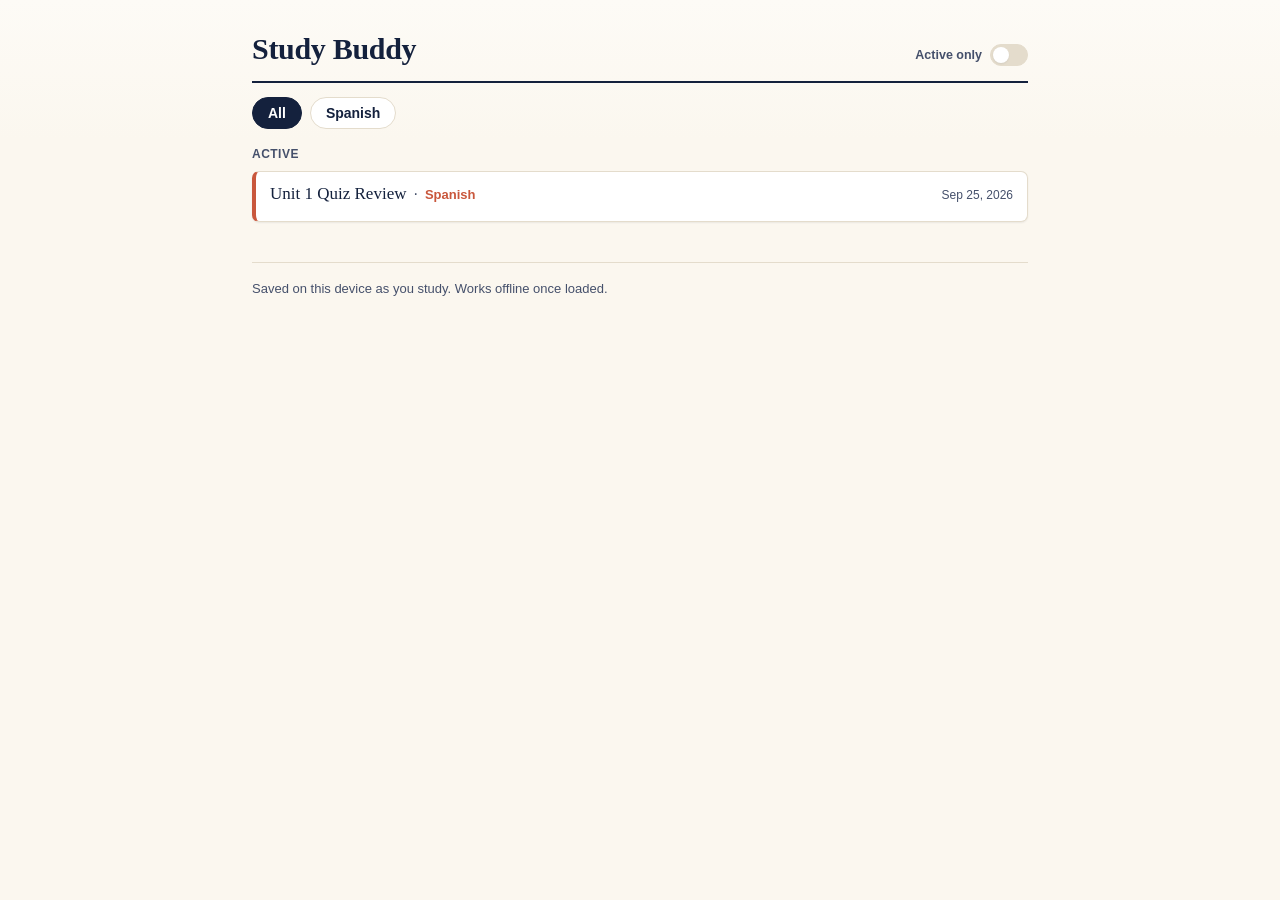
<file: index.html>
<!DOCTYPE html>
<html lang="en">
<head>
<meta charset="utf-8">
<meta name="viewport" content="width=device-width, initial-scale=1">
<title>Study Buddy</title>
<link rel="stylesheet" href="assets/site.css">
</head>
<body>
  <main class="wrap" id="app"></main>
  <script src="tools.js"></script>
  <script src="assets/render.js"></script>
  <script>renderHome();</script>
</body>
</html>
</file>
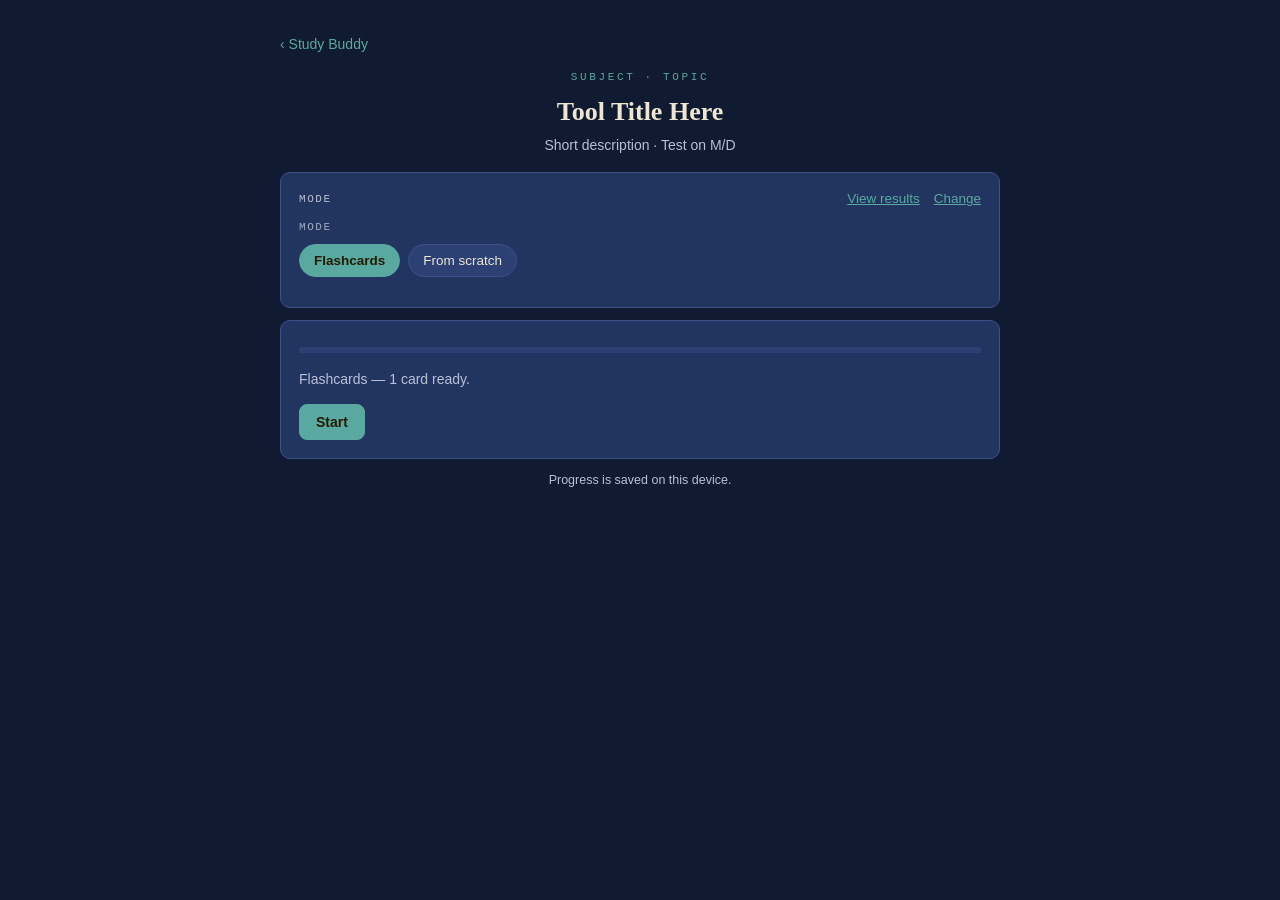
<file: _template/tool.html>
<!DOCTYPE html>
<html lang="en">
<head>
<meta charset="utf-8">
<meta name="viewport" content="width=device-width, initial-scale=1">
<title>New Study Tool</title>
<!-- Engine styles (shared across all tools) -->
<link rel="stylesheet" href="../../assets/study.css">
</head>
<body>
  <main class="page" id="app"></main>

  <!-- Engine (shared across all tools) -->
  <script src="../../assets/study-engine.js"></script>

  <!--
    ============================================================
    FILL THIS IN FOR EACH NEW TOOL
    ============================================================
    - title / subtitle / eyebrow : shown at the top
    - accent   : the subject color (Spanish #d98a2b, Science #5aa9a0, ...)
    - storageKey : UNIQUE per tool (used to save progress/history). Never reuse.
    - modes    : any of "flash", "write", "mc", "match" — see STANDARD.md §1.
                 (Science tools MUST include "flash" and "write".)
    - sections : one or more; each has an id, a name, and cards.
                 Each card: { q, a }  (+ optional  orig, changed )
                   q       : the question / prompt
                   a       : the CORRECT answer (use corrected facts — STANDARD §6)
                   orig    : the student's ORIGINAL wording (only if we changed it)
                   changed : true  (only if we corrected it — STANDARD §4)

    Path & registration (STANDARD §9):
    - Save this file as  tools/<subject>/<name>.html
    - Fix the two "../../" paths above if your folder depth differs (it won't for
      tools/<subject>/<name>.html — leave as-is).
    - Add an entry to tools.js.
    ============================================================
  -->
  <script>
    StudyEngine.mount({
      title: "Tool Title Here",
      subtitle: "Short description · Test on M/D",
      eyebrow: "Subject · Topic",
      accent: "#5aa9a0",
      storageKey: "science-example",   // <-- make this unique per tool
      modes: ["flash", "write"],       // Science default; add "mc" if it fits

      sections: [
        {
          id: "section1",
          name: "First Section",
          cards: [
            { q: "First question?", a: "The correct answer." },
            // Example of a corrected item:
            // { q: "…?", a: "Corrected answer.", orig: "Her original answer.", changed: true },
          ]
        }
        // Add more sections as needed. If there is more than one section,
        // an "Everything" option is added automatically.
      ]
    });
  </script>
</body>
</html>
</file>
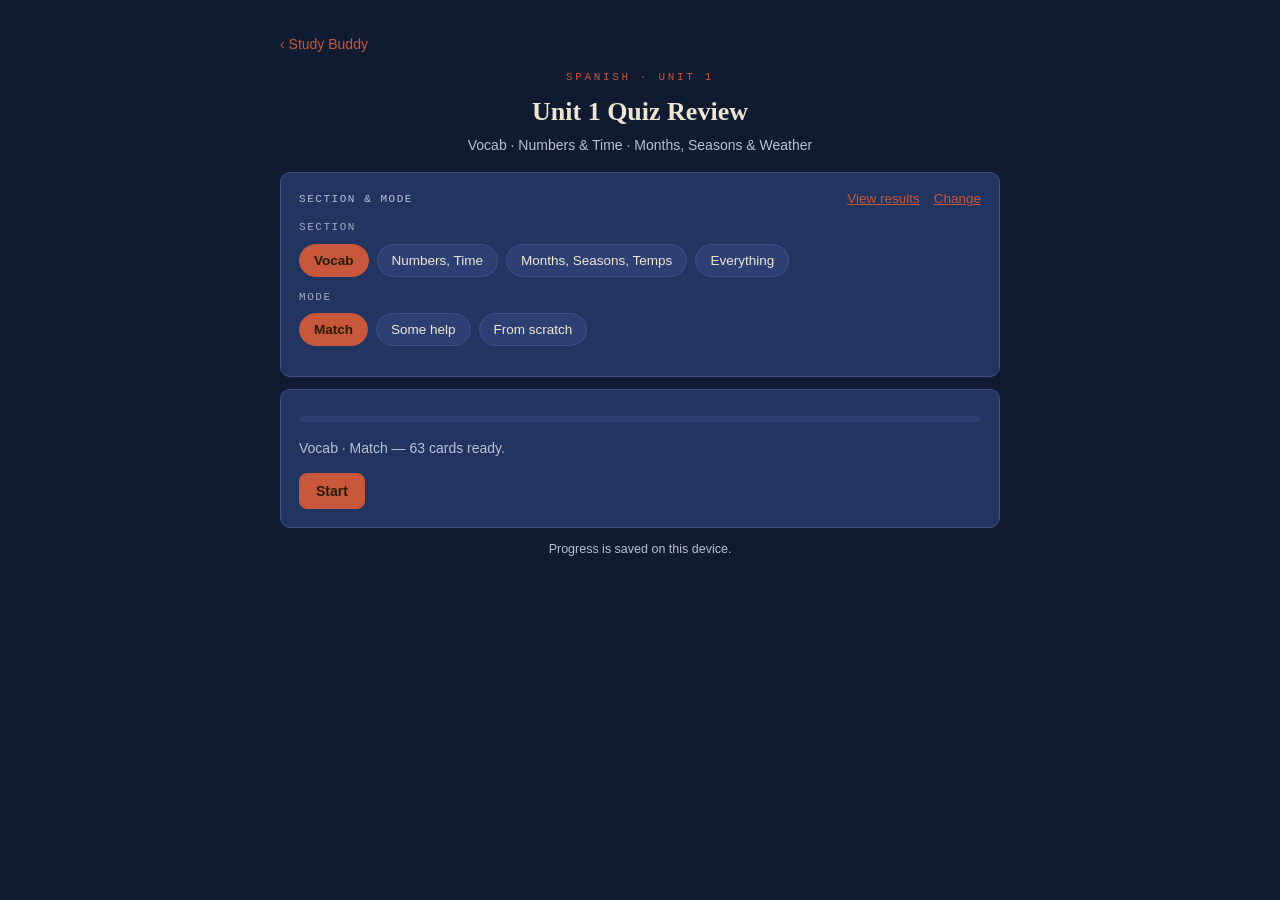
<file: tools/spanish/unit1-quiz.html>
<!DOCTYPE html>
<html lang="en">
<head>
<meta charset="utf-8">
<meta name="viewport" content="width=device-width, initial-scale=1">
<title>Unit 1 Quiz Review — Study Tool</title>
<link rel="stylesheet" href="../../assets/study.css">
</head>
<body>
  <main class="page" id="app"></main>

  <script src="../../assets/study-engine.js"></script>

  <script>
    // ---- Numbers 1-30, tens to 100, and a spread of compound examples ----
    var NUMBER_CARDS = [
      { q: "1", a: "uno" }, { q: "2", a: "dos" }, { q: "3", a: "tres" }, { q: "4", a: "cuatro" },
      { q: "5", a: "cinco" }, { q: "6", a: "seis" }, { q: "7", a: "siete" }, { q: "8", a: "ocho" },
      { q: "9", a: "nueve" }, { q: "10", a: "diez" }, { q: "11", a: "once" }, { q: "12", a: "doce" },
      { q: "13", a: "trece" }, { q: "14", a: "catorce" }, { q: "15", a: "quince" }, { q: "16", a: "dieciséis" },
      { q: "17", a: "diecisiete" }, { q: "18", a: "dieciocho" }, { q: "19", a: "diecinueve" }, { q: "20", a: "veinte" },
      { q: "21", a: "veintiuno" }, { q: "22", a: "veintidós" }, { q: "23", a: "veintitrés" }, { q: "24", a: "veinticuatro" },
      { q: "25", a: "veinticinco" }, { q: "26", a: "veintiséis" }, { q: "27", a: "veintisiete" }, { q: "28", a: "veintiocho" },
      { q: "29", a: "veintinueve" }, { q: "30", a: "treinta" },
      { q: "40", a: "cuarenta" }, { q: "50", a: "cincuenta" }, { q: "60", a: "sesenta" }, { q: "70", a: "setenta" },
      { q: "80", a: "ochenta" }, { q: "90", a: "noventa" }, { q: "100", a: "cien" },
      { q: "31", a: "treinta y uno" }, { q: "35", a: "treinta y cinco" },
      { q: "42", a: "cuarenta y dos" }, { q: "48", a: "cuarenta y ocho" },
      { q: "53", a: "cincuenta y tres" }, { q: "57", a: "cincuenta y siete" },
      { q: "64", a: "sesenta y cuatro" }, { q: "69", a: "sesenta y nueve" },
      { q: "73", a: "setenta y tres" }, { q: "78", a: "setenta y ocho" },
      { q: "85", a: "ochenta y cinco" }, { q: "96", a: "noventa y seis" }
    ];

    // ---- Telling time: the building-block phrases, then full digital<->Spanish examples ----
    var TIME_CARDS = [
      { q: "What time is it?", a: "Qué hora es" },
      { q: "It's one o'clock.", a: "Es la una" },
      { q: "It's... (time)", a: "Son las" },
      { q: "quarter past", a: "y cuarto" },
      { q: "quarter to", a: "menos cuarto" },
      { q: "thirty, half-past", a: "y media", orig: "y medias", changed: true },
      { q: "1:00", a: "Es la una" },
      { q: "2:00", a: "Son las dos" },
      { q: "12:00", a: "Son las doce" },
      { q: "10:05", a: "Son las diez y cinco" },
      { q: "4:10", a: "Son las cuatro y diez" },
      { q: "3:20", a: "Son las tres y veinte" },
      { q: "6:15", a: "Son las seis y cuarto" },
      { q: "5:15", a: "Son las cinco y cuarto" },
      { q: "6:30", a: "Son las seis y media" },
      { q: "1:30", a: "Es la una y media" },
      { q: "2:45", a: "Son las tres menos cuarto" },
      { q: "7:45", a: "Son las ocho menos cuarto" },
      { q: "8:50", a: "Son las nueve menos diez" },
      { q: "9:35", a: "Son las diez menos veinticinco" },
      { q: "11:40", a: "Son las doce menos veinte" }
    ];

    StudyEngine.mount({
      title: "Unit 1 Quiz Review",
      subtitle: "Vocab · Numbers & Time · Months, Seasons & Weather",
      eyebrow: "Spanish · Unit 1",
      accent: "#c9573c",
      storageKey: "spanish-unit1-quiz",
      modes: ["match", "build", "write"],
      strictMatch: true,

      sections: [
        {
          id: "vocab",
          name: "Vocab",
          cards: [
            // Greetings & introductions
            { q: "Good morning!", a: "Buenos días" },
            { q: "Good evening!", a: "Buenas noches" },
            { q: "Good afternoon!", a: "Buenas tardes" },
            { q: "Hello!", a: "Hola" },
            { q: "What is your name?", a: "Cómo te llamas" },
            { q: "My name is...", a: "Me llamo" },
            { q: "Delighted.", a: "Encantado" },
            { q: "Likewise.", a: "Igualmente" },
            { q: "Pleased to meet you.", a: "Mucho gusto" },
            { q: "Sir, Mr.", a: "Señor" },
            { q: "Madam, Mrs.", a: "Señora" },
            { q: "Miss", a: "Señorita" },
            { q: "How are you? (formal)", a: "Cómo está usted" },
            { q: "How are you? (familiar)", a: "Cómo estás" },
            { q: "What's happening?", a: "Qué pasa" },
            { q: "How are you?", a: "Qué tal" },
            { q: "And you?", a: "Y tú" },
            { q: "(very) well", a: "Muy bien" },
            { q: "Nothing", a: "Nada" },
            { q: "Okay, so-so", a: "Regular" },
            { q: "Thank you", a: "Gracias" },
            { q: "Good-bye!", a: "Adiós" },
            { q: "See you later.", a: "Hasta luego" },
            { q: "See you tomorrow.", a: "Hasta mañana" },
            { q: "See you!", a: "Nos vemos" },

            // Classroom objects
            { q: "pen", a: "el bolígrafo" },
            { q: "folder", a: "la carpeta" },
            { q: "notebook", a: "el cuaderno" },
            { q: "student", a: "el estudiante" },
            { q: "sheet of paper", a: "la hoja de papel" },
            { q: "pencil", a: "el lápiz" },
            { q: "book", a: "el libro" },
            { q: "teacher", a: "el profesor" },
            { q: "(student) desk", a: "el pupitre" },
            { q: "classroom", a: "la sala de clases" },
            { q: "year", a: "el año" },
            { q: "day", a: "el día" },
            { q: "month", a: "el mes" },

            // Calendar / date phrases
            { q: "week", a: "la semana" },
            { q: "What day is today?", a: "Qué día es hoy" },
            { q: "What is the date?", a: "Cuál es la fecha" },
            { q: "It's the 3rd of January.", a: "Es el tres de enero" },
            { q: "It's the first of...", a: "Es el primero de" },
            { q: "today", a: "hoy" },
            { q: "tomorrow", a: "mañana" },
            { q: "how many?", a: "Cuántos" },
            { q: "in", a: "en" },
            { q: "there is / there are", a: "hay" },
            { q: "please", a: "por favor" },
            { q: "How do you say...?", a: "Cómo se dice" },
            { q: "You say...", a: "Se dice" },
            { q: "How is...spelled?", a: "Cómo se escribe" },
            { q: "What does...mean?", a: "Qué quiere decir" },
            { q: "It means...", a: "Quiere decir" },

            // Body parts
            { q: "eye", a: "el ojo" },
            { q: "mouth", a: "la boca" },
            { q: "stomach", a: "el estómago" },
            { q: "finger", a: "el dedo" },
            { q: "nose", a: "la nariz" },
            { q: "hand", a: "la mano" },
            { q: "foot", a: "el pie" },
            { q: "head", a: "la cabeza" },
            { q: "leg", a: "la pierna" }
          ]
        },
        {
          id: "numbers-time",
          name: "Numbers, Time",
          cards: NUMBER_CARDS.concat(TIME_CARDS)
        },
        {
          id: "months-seasons-temps",
          name: "Months, Seasons, Temps",
          cards: [
            // Months
            { q: "January", a: "enero" },
            { q: "February", a: "febrero" },
            { q: "March", a: "marzo" },
            { q: "April", a: "abril" },
            { q: "May", a: "mayo" },
            { q: "June", a: "junio" },
            { q: "July", a: "julio" },
            { q: "August", a: "agosto" },
            { q: "September", a: "septiembre" },
            { q: "October", a: "octubre" },
            { q: "November", a: "noviembre" },
            { q: "December", a: "diciembre" },

            // Seasons
            { q: "season", a: "la estación" },
            { q: "winter", a: "el invierno" },
            { q: "fall, autumn", a: "el otoño" },
            { q: "spring", a: "la primavera" },
            { q: "summer", a: "el verano" },

            // Weather
            { q: "What's the weather like?", a: "Qué tiempo hace" },
            { q: "It's hot.", a: "Hace calor" },
            { q: "It's cold.", a: "Hace frío" },
            { q: "It's sunny.", a: "Hace sol" },
            { q: "It's windy.", a: "Hace viento" },
            { q: "It's raining.", a: "Llueve" },
            { q: "It's snowing.", a: "Nieva" }
          ]
        }
      ]
    });
  </script>
</body>
</html>
</file>
<file: assets/site.css>
/* Study Desk — shared styles for home + subject pages.
   Offline-safe: system font stacks only, no web fonts. */

:root{
  --ink:      #14213d;   /* deep ink blue — primary text & headers */
  --ink-soft: #45506b;   /* secondary text */
  --paper:    #fbf7ef;   /* warm paper background */
  --card:     #ffffff;   /* tool row surface */
  --rule:     #e4dccc;   /* hairline dividers on paper */
  --ochre:    #d98a2b;   /* default accent */
  --ochre-ink:#8a5410;   /* accent text on paper */
  --shadow:   rgba(20, 33, 61, 0.07);
  --serif: Georgia, 'Iowan Old Style', 'Palatino Linotype', Palatino, serif;
  --sans: -apple-system, BlinkMacSystemFont, 'Segoe UI', Roboto, Helvetica, Arial, sans-serif;
}

*{ box-sizing: border-box; }

html{ -webkit-text-size-adjust: 100%; }

body{
  margin: 0;
  min-height: 100vh;
  background:
    linear-gradient(180deg, #fdfbf6 0%, var(--paper) 140px) fixed,
    var(--paper);
  color: var(--ink);
  font-family: var(--sans);
  font-size: 16px;
  line-height: 1.5;
}

.wrap{
  max-width: 820px;
  margin: 0 auto;
  padding: 26px 22px 60px;
}

/* ---------- Masthead ---------- */
.masthead{
  display: flex;
  align-items: baseline;
  justify-content: space-between;
  gap: 12px;
  border-bottom: 2px solid var(--ink);
  padding-bottom: 10px;
  margin-bottom: 4px;
}
.masthead h1{
  font-family: var(--serif);
  font-weight: 700;
  font-size: 30px;
  letter-spacing: -0.01em;
  margin: 0;
  color: var(--ink);
}
.masthead p{ display: none; }


/* ---------- Filter tiles ---------- */
.tile-bar{
  display: flex;
  flex-wrap: wrap;
  gap: 8px;
  margin: 14px 0 16px;
}
.subject-tile{
  font-family: var(--sans);
  font-size: 14px;
  font-weight: 600;
  padding: 7px 15px;
  border-radius: 999px;
  border: 1.5px solid var(--rule);
  background: var(--card);
  color: var(--ink);
  cursor: pointer;
  transition: background 0.15s, border-color 0.15s, color 0.15s;
}
.subject-tile:hover{ border-color: var(--tile-accent, var(--ink-soft)); }
.subject-tile:focus-visible{ outline: 2px solid var(--ink); outline-offset: 2px; }
/* Active subject tile uses its own accent; the "All" tile uses ink. */
.subject-tile.active{
  background: var(--tile-accent, var(--ink));
  border-color: var(--tile-accent, var(--ink));
  color: #fff;
}

/* ---------- Status switch (in the header, opposite the title) ---------- */
.status-switch{
  flex: 0 0 auto;
  display: inline-flex;
  align-items: center;
  gap: 8px;
  background: transparent;
  border: none;
  padding: 0;
  cursor: pointer;
}
.status-switch .switch-label{
  font-family: var(--sans);
  font-size: 12.5px;
  font-weight: 600;
  color: var(--ink-soft);
  white-space: nowrap;
}
.status-switch .switch-track{
  position: relative;
  width: 38px;
  height: 22px;
  border-radius: 999px;
  background: var(--rule);
  border: 1px solid var(--rule);
  transition: background 0.15s ease, border-color 0.15s ease;
  flex: 0 0 auto;
}
.status-switch .switch-thumb{
  position: absolute;
  top: 2px;
  left: 2px;
  width: 16px;
  height: 16px;
  border-radius: 50%;
  background: var(--card);
  box-shadow: 0 1px 2px var(--shadow);
  transition: left 0.15s ease;
}
.status-switch.on .switch-track{
  background: var(--ink);
  border-color: var(--ink);
}
.status-switch.on .switch-thumb{ left: 18px; }
.status-switch.on .switch-label{ color: var(--ink); }
.status-switch:focus-visible{ outline: 2px solid var(--ink); outline-offset: 3px; border-radius: 999px; }

/* ---------- List section labels (Active / Done) ---------- */
.list-section-label{
  font-family: var(--sans);
  font-size: 12px;
  font-weight: 700;
  letter-spacing: 0.04em;
  text-transform: uppercase;
  color: var(--ink-soft);
  margin: 4px 0 8px;
}
.list-section-label.done{ margin-top: 20px; }

/* Done tools read as secondary (muted) but stay usable. */
.done-list .tool{ opacity: 0.62; }
.done-list .tool:hover,
.done-list .tool:focus-visible{ opacity: 1; }

/* ---------- Flat tool list ---------- */
.tool-list{ list-style: none; margin: 0; padding: 0; }
.tool-li.hidden{ display: none; }

.tool{
  display: block;
  background: var(--card);
  border: 1px solid var(--rule);
  border-left: 4px solid var(--stripe, var(--ochre));
  border-radius: 7px;
  padding: 9px 14px;
  margin-bottom: 6px;
  text-decoration: none;
  color: inherit;
  box-shadow: 0 1px 2px var(--shadow);
  transition: box-shadow 0.15s ease, transform 0.15s ease;
}
.tool:hover,
.tool:focus-visible{
  box-shadow: 0 4px 14px var(--shadow);
  transform: translateY(-1px);
  outline: none;
}
.tool:focus-visible{ outline: 2px solid var(--ink); outline-offset: 2px; }

.tool-top{
  display: flex;
  align-items: baseline;
  justify-content: space-between;
  gap: 12px;
}
.tool-head{
  display: flex;
  align-items: baseline;
  gap: 7px;
  min-width: 0;
  flex-wrap: wrap;
}
.tool-title{
  font-family: var(--serif);
  font-size: 17px;
  color: var(--ink);
}
.tool-dot{ color: var(--ink-soft); }
.tool-subject{ font-weight: 700; font-size: 13px; }
.tool-date{
  font-size: 12px;
  color: var(--ink-soft);
  white-space: nowrap;
  flex: 0 0 auto;
}
/* Note is hidden by default; revealed on hover/focus of the row.
   Only on devices that actually support hover (desktops/laptops). On touch
   devices there is no hover, and enabling it can cause a two-tap issue, so we
   leave the note fully hidden there. */
.tool-note{
  margin: 5px 0 0;
  font-size: 13.5px;
  color: var(--ink-soft);
  max-height: 0;
  overflow: hidden;
  opacity: 0;
  transition: max-height 0.2s ease, opacity 0.2s ease, margin 0.2s ease;
}
@media (hover: hover){
  .tool.has-note:hover .tool-note,
  .tool.has-note:focus-visible .tool-note{
    max-height: 4.5em;
    opacity: 1;
    margin-top: 6px;
  }
}

/* ---------- Empty states ---------- */
.empty{
  background: var(--card);
  border: 1px dashed var(--rule);
  border-radius: 8px;
  padding: 18px;
  color: var(--ink-soft);
  font-size: 15px;
  margin: 4px 0 0;
}
.empty code{
  background: #f1ebde;
  padding: 1px 6px;
  border-radius: 4px;
  font-size: 13px;
}

/* ---------- Footer ---------- */
.foot{
  margin-top: 40px;
  padding-top: 16px;
  border-top: 1px solid var(--rule);
  font-size: 13px;
  color: var(--ink-soft);
}

/* ---------- Responsive ---------- */
@media (max-width: 520px){
  .masthead h1{ font-size: 32px; }
  .tool-top{ flex-direction: column; gap: 2px; }
  .wrap{ padding: 28px 16px 60px; }
  .subject-tile{ font-size: 14px; padding: 9px 15px; }
}

@media (prefers-reduced-motion: reduce){
  .tool{ transition: none; }
  .tool:hover, .tool:focus-visible{ transform: none; }
}
</file>
<file: assets/study.css>
/* Study tool engine — shared styles.
   Every tool loads this so they look and behave alike. Per-tool identity comes
   from --accent, set inline on <body> (see the template). Offline-safe fonts. */

:root{
  --bg:#101a30; --panel:#223561; --panel-2:#2c4074; --rule:#3d5088;
  --ink:#eee6d3; --ink-dim:#b9c0d6; --gold:#c9a227; --gold-dim:#8d7326;
  --good:#4c9a6a; --bad:#c1443b;
  --accent:#c9a227; /* per-tool override */
  --font-display:Georgia,'Times New Roman',serif;
  --font-body:-apple-system,BlinkMacSystemFont,'Segoe UI',Helvetica,Arial,sans-serif;
  --font-mono:'Courier New',Courier,monospace;
}
*{ box-sizing:border-box; }
body{ margin:0; min-height:100vh; background:var(--bg); color:var(--ink); font-family:var(--font-body); line-height:1.5; -webkit-text-size-adjust:100%; }
.page{ max-width:760px; margin:0 auto; padding:32px 20px 80px; }

.back-link{ display:inline-block; margin-bottom:14px; color:var(--accent); text-decoration:none; font-size:14px; }
.back-link:hover{ text-decoration:underline; }
.masthead{ text-align:center; margin-bottom:16px; }
.eyebrow{ font-family:var(--font-mono); letter-spacing:0.24em; text-transform:uppercase; font-size:11px; color:var(--accent); margin:0 0 6px; }
h1{ font-family:var(--font-display); font-weight:700; font-size:26px; margin:0 0 4px; }
.sub{ color:var(--ink-dim); font-size:14px; margin:0; }
.card{ background:var(--panel); border:1px solid var(--rule); border-radius:10px; padding:18px; margin-bottom:12px; }

.section-label{ font-family:var(--font-mono); font-size:11px; letter-spacing:0.14em; text-transform:uppercase; color:var(--ink-dim); margin:0 0 10px; }
.controls-head{ display:flex; align-items:center; justify-content:space-between; margin-bottom:12px; gap:12px; }
.controls-head-actions{ display:flex; gap:14px; align-items:center; }
.controls-sub{ margin:0 0 8px; opacity:0.85; }
.chip-row{ display:flex; flex-wrap:wrap; gap:8px; margin-bottom:12px; }
.chip{ font-family:var(--font-body); font-size:13.5px; padding:8px 14px; border-radius:999px; border:1px solid var(--rule); background:var(--panel-2); color:var(--ink); cursor:pointer; transition:background .15s,border-color .15s; }
.chip:hover{ border-color:var(--gold-dim); }
.chip.active{ background:var(--accent); border-color:var(--accent); color:#241b03; font-weight:600; }
.controls-summary{ font-family:var(--font-body); font-size:14px; color:var(--ink); margin:0; }
.controls-summary .accent{ color:var(--accent); font-weight:600; }
.hidden{ display:none !important; }

.link-btn{ background:none; border:none; color:var(--accent); font-family:var(--font-body); font-size:13.5px; cursor:pointer; padding:0; text-decoration:underline; }
.link-btn:hover{ color:var(--ink); }

.stats-row{ display:flex; align-items:center; justify-content:space-between; font-size:13px; color:var(--ink-dim); margin-bottom:8px; gap:10px; }
.stats-row-actions{ display:flex; align-items:center; gap:12px; }
.progress-track{ height:6px; background:var(--panel-2); border-radius:999px; overflow:hidden; margin-bottom:16px; }
.progress-fill{ height:100%; width:0; background:var(--accent); border-radius:999px; transition:width .3s; }
.best-badge{ color:var(--gold); }

.prompt-eyebrow{ font-family:var(--font-mono); font-size:11px; letter-spacing:0.1em; text-transform:uppercase; color:var(--ink-dim); margin:0 0 8px; }
.prompt{ font-family:var(--font-display); font-size:20px; margin:0 0 16px; line-height:1.35; }

.btn{ font-family:var(--font-body); font-size:14px; padding:9px 16px; border-radius:8px; border:1px solid var(--rule); background:var(--panel-2); color:var(--ink); cursor:pointer; }
.btn-primary{ background:var(--accent); border-color:var(--accent); color:#241b03; font-weight:600; }
.btn-primary:disabled{ opacity:0.45; cursor:default; }
.btn-ghost{ background:transparent; }
.action-row{ display:flex; gap:10px; flex-wrap:wrap; margin-top:14px; }

/* Flashcards (sized to tallest face by JS; faces scroll as a safety net) */
.flashcard{ perspective:1200px; margin-bottom:4px; }
.flash-inner{ position:relative; width:100%; min-height:180px; transition:transform .5s; transform-style:preserve-3d; cursor:pointer; }
.flash-inner.flipped{ transform:rotateY(180deg); }
.flash-face{ position:absolute; inset:0; backface-visibility:hidden; -webkit-backface-visibility:hidden; border:1px solid var(--rule); border-radius:12px; padding:20px; display:flex; flex-direction:column; justify-content:center; overflow-y:auto; -webkit-overflow-scrolling:touch; }
.flash-front{ background:var(--panel-2); }
.flash-back{ background:#20402f; border-color:var(--good); transform:rotateY(180deg); }
.flash-tag{ font-family:var(--font-mono); font-size:10.5px; letter-spacing:0.1em; text-transform:uppercase; margin:0 0 10px; }
.flash-front .flash-tag{ color:var(--ink-dim); }
.flash-back .flash-tag{ color:var(--good); }
.flash-q{ font-family:var(--font-display); font-size:19px; line-height:1.35; }
.flash-a{ font-size:15.5px; line-height:1.55; }
.flash-hint{ text-align:center; color:var(--ink-dim); font-size:12.5px; margin:10px 0 0; }
.flash-measure{ position:absolute; visibility:hidden; pointer-events:none; left:0; right:0; top:0; border:1px solid transparent; border-radius:12px; padding:20px; }

/* Multiple choice */
.options{ display:flex; flex-direction:column; gap:8px; }
.option-btn{ text-align:left; font-family:var(--font-body); font-size:15px; line-height:1.45; padding:12px 14px; min-height:44px; border-radius:8px; border:1px solid var(--rule); background:var(--panel-2); color:var(--ink); cursor:pointer; }
.option-btn:hover{ border-color:var(--gold-dim); }
.option-btn.correct{ border-color:var(--good); background:rgba(76,154,106,0.22); }
.option-btn.incorrect{ border-color:var(--bad); background:rgba(193,68,59,0.22); }
.option-btn:disabled{ cursor:default; }

/* Matching (N English prompts vs their answers + decoys) */
.match-grid{ display:grid; grid-template-columns:1fr 1fr; gap:10px 14px; margin:4px 0 6px; }
.match-col{ display:flex; flex-direction:column; gap:8px; }
.match-item{ text-align:left; font-family:var(--font-body); font-size:14.5px; line-height:1.35; padding:10px 12px; min-height:44px; border-radius:8px; border:1px solid var(--rule); background:var(--panel-2); color:var(--ink); cursor:pointer; transition:background .12s,border-color .12s; }
.match-item:hover:not(.matched){ border-color:var(--gold-dim); }
.match-item.selected{ border-color:var(--accent); background:rgba(201,162,39,0.16); }
.match-item.matched{ border-color:var(--good); background:rgba(76,154,106,0.22); cursor:default; opacity:0.8; }
.match-item.wrong{ border-color:var(--bad); background:rgba(193,68,59,0.22); }
@media (max-width:480px){
  .match-grid{ gap:8px 10px; }
  .match-item{ font-size:13px; padding:9px 10px; min-height:40px; }
}

/* Write-in */
.write-area{ width:100%; min-height:90px; font-family:var(--font-body); font-size:15px; line-height:1.5; padding:12px 14px; border-radius:8px; border:1px solid var(--rule); background:var(--panel-2); color:var(--ink); resize:vertical; }
.write-area:focus{ outline:none; border-color:var(--accent); }
.accent-row{ display:flex; flex-wrap:wrap; gap:6px; margin-top:8px; }
.accent-key{ font-family:var(--font-body); font-size:15px; min-width:38px; min-height:38px; padding:6px 10px; border-radius:8px; border:1px solid var(--rule); background:var(--panel-2); color:var(--ink); cursor:pointer; }
.accent-key:hover{ border-color:var(--gold-dim); }

/* Letter bank (build) mode */
.build-zone{ display:flex; flex-wrap:wrap; gap:6px; min-height:52px; align-content:flex-start; padding:10px; border:1px dashed var(--rule); border-radius:8px; background:rgba(0,0,0,0.12); margin:4px 0 14px; }
.build-zone.correct{ border-color:var(--good); background:rgba(76,154,106,0.15); }
.build-zone.wrong{ border-color:var(--bad); background:rgba(193,68,59,0.15); }
.build-slot{ min-width:34px; height:42px; display:flex; align-items:center; justify-content:center; font-family:var(--font-display); font-size:20px; border-radius:7px; background:var(--panel); border:1px solid var(--rule); color:var(--ink); cursor:pointer; padding:0 6px; }
.build-slot.space{ min-width:16px; border:none; background:transparent; cursor:default; }
.build-slot.empty{ background:transparent; border:1.5px dashed var(--rule); cursor:default; }
.build-placeholder{ color:var(--ink-dim); font-size:13px; align-self:center; }
.bank{ display:flex; flex-wrap:wrap; gap:8px; margin-bottom:6px; }
.bank-tile{ min-width:40px; min-height:44px; padding:6px 12px; font-family:var(--font-display); font-size:20px; border-radius:8px; border:1px solid var(--rule); background:var(--panel-2); color:var(--ink); cursor:pointer; transition:transform .08s, opacity .12s; }
.bank-tile:hover{ border-color:var(--gold-dim); }
.bank-tile:active{ transform:translateY(1px); }
.bank-tile.used{ opacity:0.28; pointer-events:none; }
.build-hint{ color:var(--ink-dim); font-size:12.5px; margin:8px 0 0; }

/* Conjugation table (all pronouns) */
.conj-table{ margin:4px 0 4px; }
.conj-row{ display:grid; grid-template-columns:110px 1fr; gap:10px; align-items:center; margin-bottom:8px; }
.conj-pron{ color:var(--ink-dim); font-size:14px; text-align:right; }
.conj-input{ width:100%; font-family:var(--font-body); font-size:15px; padding:9px 12px; border-radius:8px; border:1px solid var(--rule); background:var(--panel-2); color:var(--ink); }
.conj-input:focus{ outline:none; border-color:var(--accent); }
.conj-input.conj-ok{ border-color:var(--good); background:rgba(76,154,106,0.16); }
.conj-input.conj-bad{ border-color:var(--bad); background:rgba(193,68,59,0.16); }
.conj-key{ margin-top:2px; }
.conj-key-row{ display:grid; grid-template-columns:110px 1fr; gap:10px; padding:3px 0; font-size:14px; }
.conj-key-row .conj-pron{ color:var(--good); }
@media (max-width:480px){
  .conj-row{ grid-template-columns:84px 1fr; gap:8px; }
  .conj-pron{ font-size:13px; }
  .conj-key-row{ grid-template-columns:84px 1fr; }
}
.model-answer{ margin-top:14px; border:1px solid var(--good); background:#20402f; border-radius:8px; padding:14px; }
.model-answer .ma-tag{ font-family:var(--font-mono); font-size:10.5px; letter-spacing:0.1em; text-transform:uppercase; color:var(--good); margin:0 0 6px; }
.model-answer p{ margin:0; font-size:15px; line-height:1.55; }

/* Corrected-answer callout */
.changed-note{ margin-top:12px; border:1px solid var(--gold-dim); background:rgba(201,162,39,0.10); border-radius:8px; padding:12px 14px; }
.changed-note .cn-tag{ font-family:var(--font-mono); font-size:10.5px; letter-spacing:0.08em; text-transform:uppercase; color:var(--gold); margin:0 0 6px; }
.changed-note .cn-orig{ margin:0; font-size:14px; line-height:1.5; color:var(--ink-dim); }
.changed-badge{ display:inline-block; font-family:var(--font-mono); font-size:10px; letter-spacing:0.06em; text-transform:uppercase; color:var(--gold); border:1px solid var(--gold-dim); border-radius:999px; padding:1px 8px; margin-left:8px; vertical-align:middle; }

/* Auto-verdict banner (write-in) */
.verdict{ margin-top:12px; border-radius:8px; padding:12px 14px; border:1px solid var(--rule); }
.verdict.correct{ border-color:var(--good); background:rgba(76,154,106,0.16); }
.verdict.wrong{ border-color:var(--bad); background:rgba(193,68,59,0.16); }
.verdict .v-line{ font-size:15px; font-weight:600; margin:0; }
.verdict.correct .v-line{ color:var(--good); }
.verdict.wrong .v-line{ color:#f0a59f; }
.verdict .v-sub{ font-size:12.5px; color:var(--ink-dim); margin:4px 0 0; font-weight:400; }
.verdict-actions{ margin-top:12px; }
.verdict-actions .lead{ font-size:13px; color:var(--ink-dim); margin:0 0 8px; }

/* Feedback line (mc) */
.feedback{ margin-top:12px; font-size:14px; display:none; }
.feedback.show{ display:block; }
.feedback.good{ color:var(--good); }
.feedback.bad{ color:var(--bad); }

/* Summary + review list */
.summary{ text-align:center; padding:8px 0; }
.summary .big{ font-family:var(--font-display); font-size:34px; color:var(--gold); margin:0 0 6px; }
.summary p{ color:var(--ink-dim); margin:4px 0 16px; }
.review-block{ text-align:left; background:var(--panel-2); border:1px solid var(--rule); border-radius:10px; padding:14px 16px; margin:0 0 18px; }
.review-title{ color:var(--ink); font-size:13px; font-weight:600; margin:0 0 10px; }
.review-list{ list-style:none; margin:0; padding:0; }
.review-list li{ padding:7px 0; border-top:1px solid var(--rule); font-size:14px; }
.review-list li:first-child{ border-top:none; }
.review-list .rq{ color:var(--ink); }
.review-list .ra{ color:var(--gold); display:block; margin-top:2px; font-size:13.5px; }
.review-list .rc{ color:var(--gold); font-family:var(--font-mono); font-size:10px; letter-spacing:0.05em; text-transform:uppercase; margin-left:6px; }
.review-perfect{ color:var(--good); font-weight:600; }

/* Results / patterns screen */
.results-intro{ color:var(--ink-dim); font-size:13px; margin:0 0 16px; }
.rp-title{ font-family:var(--font-mono); font-size:11px; letter-spacing:0.12em; text-transform:uppercase; color:var(--accent); margin:18px 0 8px; }
.miss-item{ display:grid; grid-template-columns:1fr auto; gap:10px; align-items:center; padding:7px 0; border-top:1px solid var(--rule); font-size:14px; }
.miss-item:first-child{ border-top:none; }
.miss-q{ color:var(--ink); }
.miss-a{ color:var(--ink-dim); font-size:12.5px; display:block; margin-top:2px; }
.miss-count{ justify-self:end; min-width:30px; text-align:center; background:rgba(193,68,59,0.22); color:#f0a59f; border:1px solid rgba(193,68,59,0.5); border-radius:999px; padding:2px 8px; font-size:12px; font-weight:600; white-space:nowrap; }
.miss-count.count-1{ background:rgba(201,162,39,0.18); color:#e8cf7a; border-color:rgba(201,162,39,0.5); }
.run-row{ display:grid; grid-template-columns:auto 1fr; gap:10px; align-items:baseline; padding:8px 0; border-top:1px solid var(--rule); font-size:13.5px; }
.run-row:first-child{ border-top:none; }
.run-when{ color:var(--ink-dim); font-size:12px; white-space:nowrap; }
.run-meta{ color:var(--ink); }
.run-missed{ color:var(--ink-dim); font-size:12px; margin-top:2px; grid-column:1 / -1; }
.run-missed .m{ color:#f0a59f; }
.run-perfect{ color:var(--good); }
.results-empty{ color:var(--ink-dim); font-size:14px; }

/* Word mastery table (per section/group, rows=words, cols=modes) */
.mastery-table{ display:grid; gap:1px; background:var(--rule); border:1px solid var(--rule); border-radius:8px; overflow:hidden; margin:8px 0 16px; font-size:13px; }
.mastery-row{ display:contents; }
.mastery-word, .mastery-cell{ background:var(--panel-2); padding:7px 8px; display:flex; align-items:center; }
.mastery-head .mastery-word, .mastery-head .mastery-cell{ background:var(--panel); font-family:var(--font-mono); font-size:10px; letter-spacing:0.06em; text-transform:uppercase; color:var(--ink-dim); }
.mastery-cell{ justify-content:center; }
.mastery-dash{ color:var(--ink-dim); opacity:0.5; }
.mastery-legend{ font-size:12px; color:var(--ink-dim); margin:4px 0 10px; display:flex; align-items:center; flex-wrap:wrap; gap:2px; }
.mastery-dots{ display:inline-flex; align-items:center; gap:4px; }
.mastery-dot{ width:9px; height:9px; border-radius:50%; display:inline-block; flex:0 0 auto; }
.mastery-dot.dot-correct{ background:var(--good); }
.mastery-dot.dot-wrong{ background:var(--bad); }
.mastery-dot.dot-empty{ background:var(--rule); opacity:0.6; }
@media (max-width:480px){
  .mastery-table{ font-size:11.5px; }
  .mastery-word, .mastery-cell{ padding:6px 5px; }
  .mastery-dot{ width:8px; height:8px; }
}

/* Focused Practice: selection bar (in Results) + copy-practice grid */
.practice-bar{ display:flex; align-items:center; justify-content:space-between; gap:12px; flex-wrap:wrap; margin:10px 0 4px; padding:10px 14px; background:var(--panel-2); border:1px solid var(--rule); border-radius:8px; font-size:13.5px; }
.practice-grid{ display:grid; grid-template-columns:repeat(auto-fit,minmax(150px,1fr)); gap:14px; margin:10px 0 16px; }
.practice-word-card{ background:var(--panel-2); border:1px solid var(--rule); border-radius:10px; padding:12px; }
.practice-word-en{ font-size:12.5px; color:var(--ink-dim); margin:0 0 2px; }
.practice-word-es{ font-family:var(--font-display); font-size:16px; margin:0 0 10px; }
.practice-reps{ display:flex; flex-direction:column; gap:6px; }

footer{ color:var(--ink-dim); font-size:12.5px; text-align:center; margin-top:8px; }

/* Mobile */
@media (max-width:480px){
  h1{ font-size:23px; }
  .prompt{ font-size:18px; }
  .card{ padding:15px; }
  .page{ padding:24px 14px 64px; }
  .flash-face{ padding:16px; }
  .flash-q{ font-size:18px; }
  .flash-a{ font-size:15px; }
  .action-row .btn{ flex:1 1 auto; text-align:center; }
}
@media (prefers-reduced-motion:reduce){
  .flash-inner{ transition:none; }
  .progress-fill{ transition:none; }
}
</file>
